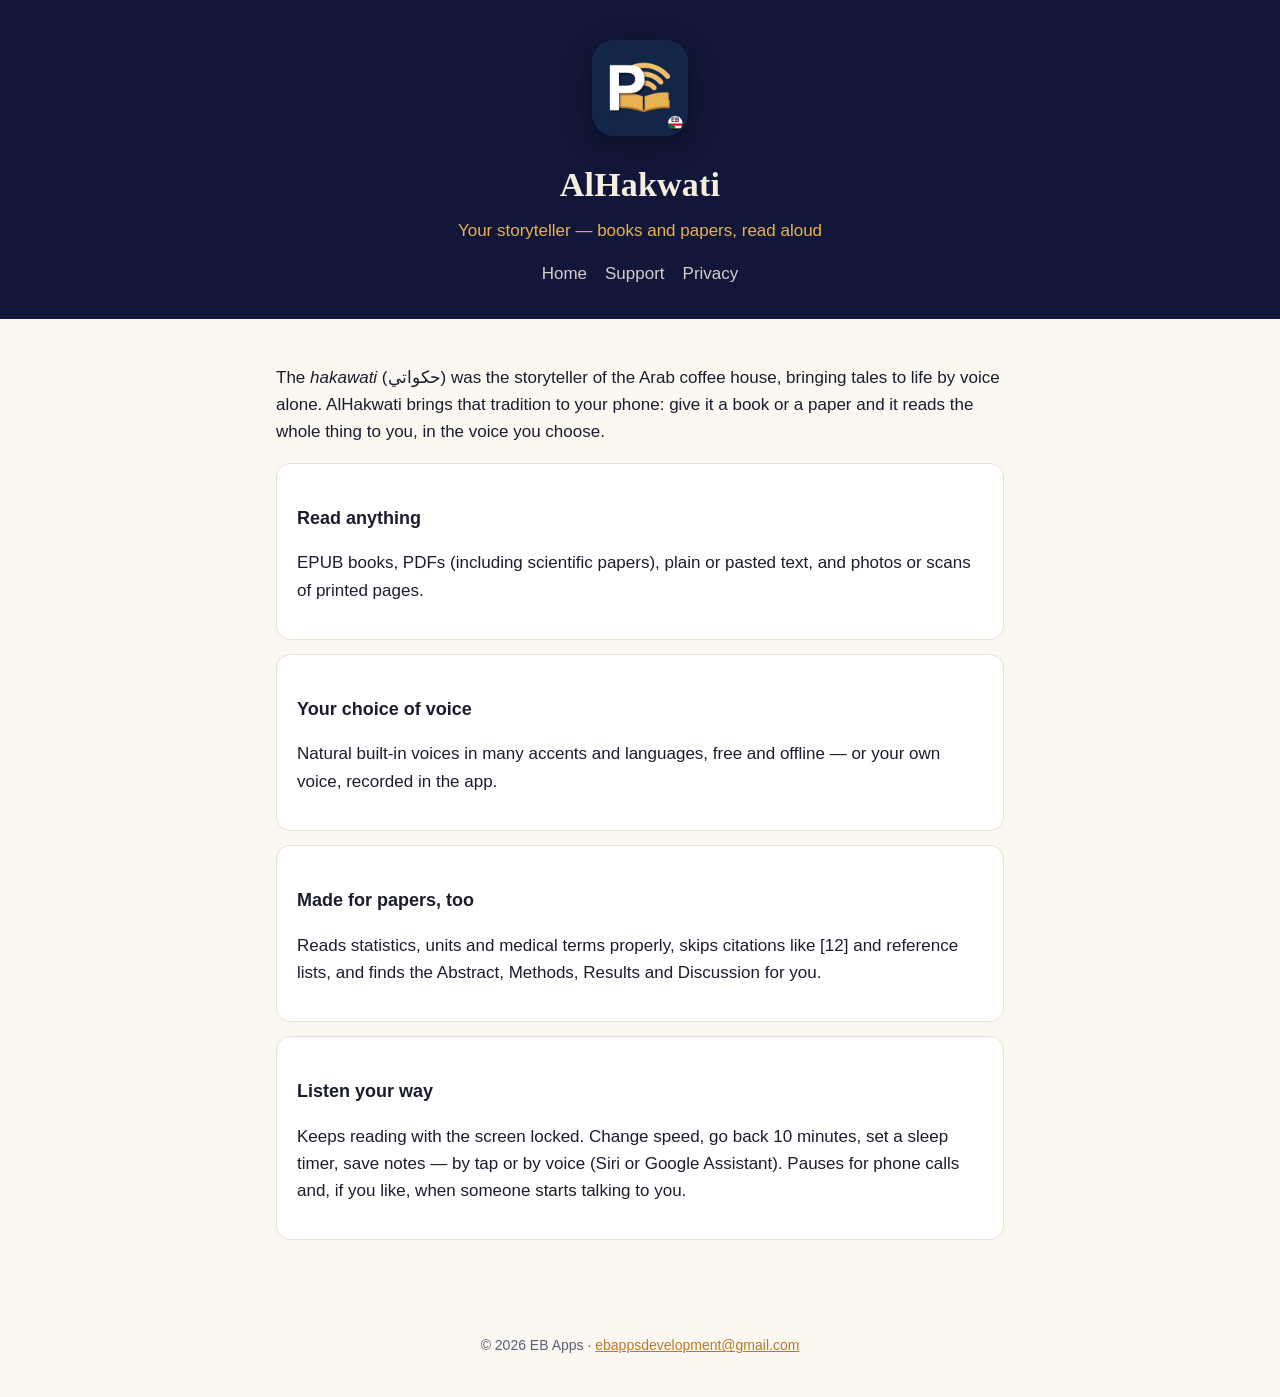
<file: index.html>
<!doctype html><html lang="en-GB"><head><meta charset="utf-8"><meta name="viewport" content="width=device-width,initial-scale=1"><link rel="stylesheet" href="style.css"><link rel="icon" href="icon.png"><title>AlHakwati – Book Reader</title><meta name="description" content="AlHakwati reads your books and papers aloud, in a voice you choose."></head><body>
<header><img src="icon.png" alt="AlHakwati icon"><h1>AlHakwati</h1><p>Your storyteller — books and papers, read aloud</p><nav><a href="index.html">Home</a><a href="support.html">Support</a><a href="privacy.html">Privacy</a></nav></header>
<main>
<p>The <em>hakawati</em> (حكواتي) was the storyteller of the Arab coffee house, bringing tales to life by voice alone. AlHakwati brings that tradition to your phone: give it a book or a paper and it reads the whole thing to you, in the voice you choose.</p>
<div class="card"><h3>Read anything</h3><p>EPUB books, PDFs (including scientific papers), plain or pasted text, and photos or scans of printed pages.</p></div>
<div class="card"><h3>Your choice of voice</h3><p>Natural built-in voices in many accents and languages, free and offline — or your own voice, recorded in the app.</p></div>
<div class="card"><h3>Made for papers, too</h3><p>Reads statistics, units and medical terms properly, skips citations like [12] and reference lists, and finds the Abstract, Methods, Results and Discussion for you.</p></div>
<div class="card"><h3>Listen your way</h3><p>Keeps reading with the screen locked. Change speed, go back 10 minutes, set a sleep timer, save notes — by tap or by voice (Siri or Google Assistant). Pauses for phone calls and, if you like, when someone starts talking to you.</p></div>
</main><footer>© 2026 EB Apps · <a href="mailto:ebappsdevelopment@gmail.com">ebappsdevelopment@gmail.com</a></footer></body></html>
</file>
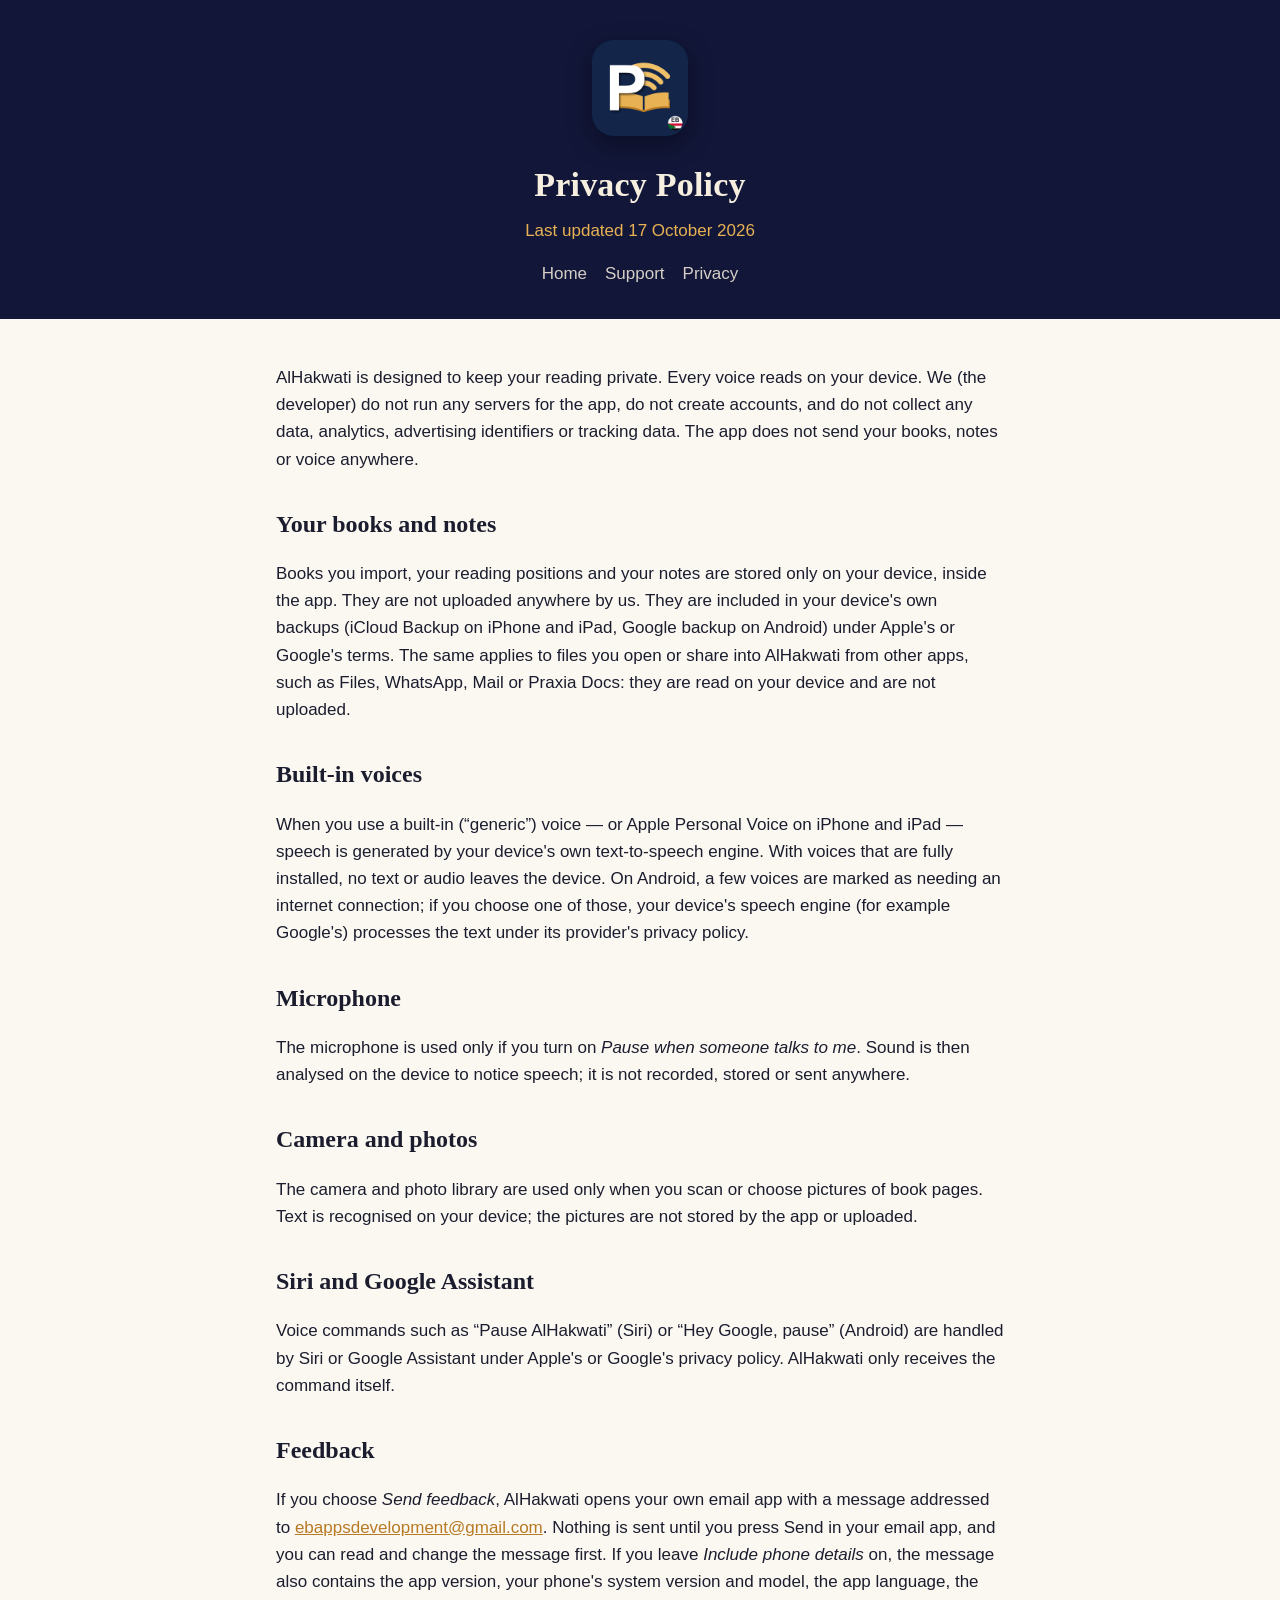
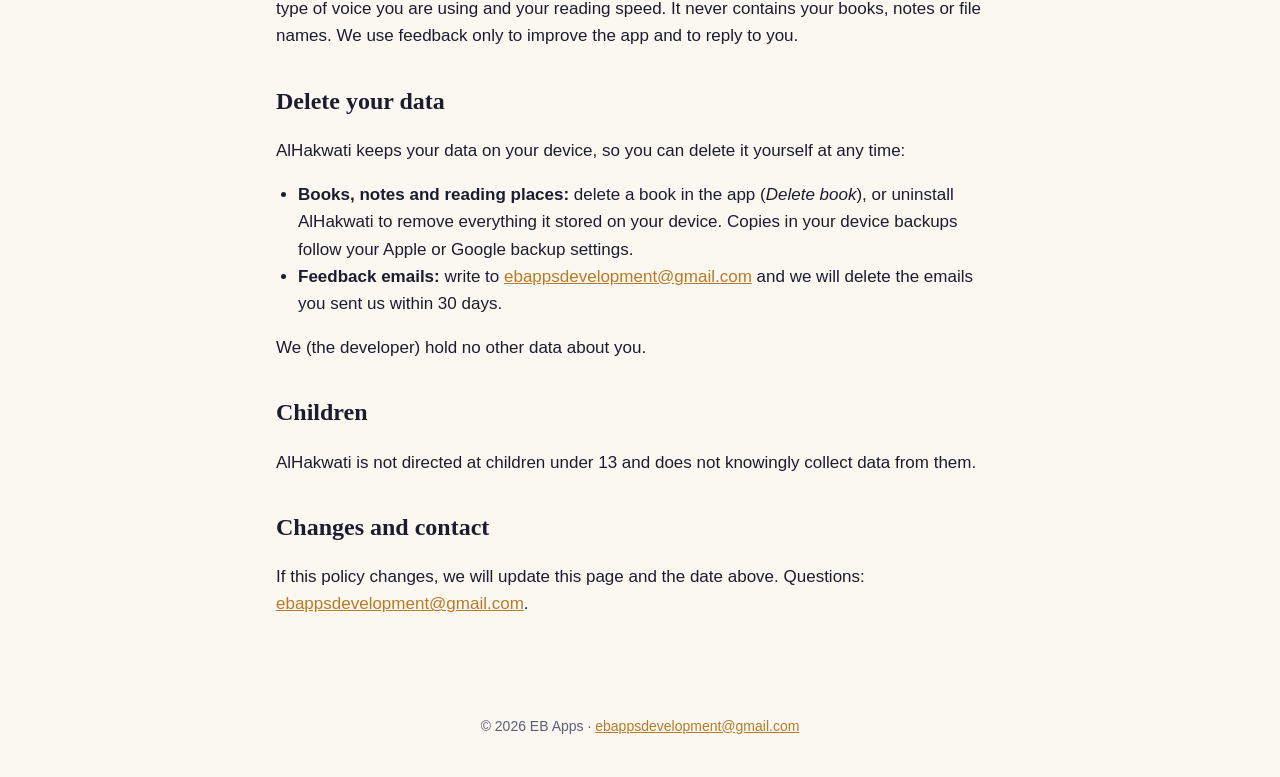
<file: privacy.html>
<!doctype html><html lang="en-GB"><head><meta charset="utf-8"><meta name="viewport" content="width=device-width,initial-scale=1"><link rel="stylesheet" href="style.css"><link rel="icon" href="icon.png"><title>AlHakwati – Privacy Policy</title></head><body>
<header><img src="icon.png" alt=""><h1>Privacy Policy</h1><p>Last updated 17 October 2026</p><nav><a href="index.html">Home</a><a href="support.html">Support</a><a href="privacy.html">Privacy</a></nav></header>
<main>
<p>AlHakwati is designed to keep your reading private. Every voice reads on your device. We (the developer) do not run any servers for the app, do not create accounts, and do not collect any data, analytics, advertising identifiers or tracking data. The app does not send your books, notes or voice anywhere.</p>
<h2>Your books and notes</h2>
<p>Books you import, your reading positions and your notes are stored only on your device, inside the app. They are not uploaded anywhere by us. They are included in your device's own backups (iCloud Backup on iPhone and iPad, Google backup on Android) under Apple's or Google's terms. The same applies to files you open or share into AlHakwati from other apps, such as Files, WhatsApp, Mail or Praxia Docs: they are read on your device and are not uploaded.</p>
<h2>Built-in voices</h2>
<p>When you use a built-in (“generic”) voice — or Apple Personal Voice on iPhone and iPad — speech is generated by your device's own text-to-speech engine. With voices that are fully installed, no text or audio leaves the device. On Android, a few voices are marked as needing an internet connection; if you choose one of those, your device's speech engine (for example Google's) processes the text under its provider's privacy policy.</p>
<h2>Microphone</h2>
<p>The microphone is used only if you turn on <em>Pause when someone talks to me</em>. Sound is then analysed on the device to notice speech; it is not recorded, stored or sent anywhere.</p>
<h2>Camera and photos</h2>
<p>The camera and photo library are used only when you scan or choose pictures of book pages. Text is recognised on your device; the pictures are not stored by the app or uploaded.</p>
<h2>Siri and Google Assistant</h2>
<p>Voice commands such as “Pause AlHakwati” (Siri) or “Hey Google, pause” (Android) are handled by Siri or Google Assistant under Apple's or Google's privacy policy. AlHakwati only receives the command itself.</p>
<h2>Feedback</h2>
<p>If you choose <em>Send feedback</em>, AlHakwati opens your own email app with a message addressed to <a href="mailto:ebappsdevelopment@gmail.com">ebappsdevelopment@gmail.com</a>. Nothing is sent until you press Send in your email app, and you can read and change the message first. If you leave <em>Include phone details</em> on, the message also contains the app version, your phone's system version and model, the app language, the type of voice you are using and your reading speed. It never contains your books, notes or file names. We use feedback only to improve the app and to reply to you.</p>
<h2 id="delete-your-data">Delete your data</h2>
<p>AlHakwati keeps your data on your device, so you can delete it yourself at any time:</p>
<ul>
<li><strong>Books, notes and reading places:</strong> delete a book in the app (<em>Delete book</em>), or uninstall AlHakwati to remove everything it stored on your device. Copies in your device backups follow your Apple or Google backup settings.</li>
<li><strong>Feedback emails:</strong> write to <a href="mailto:ebappsdevelopment@gmail.com">ebappsdevelopment@gmail.com</a> and we will delete the emails you sent us within 30 days.</li>
</ul>
<p>We (the developer) hold no other data about you.</p>
<h2>Children</h2>
<p>AlHakwati is not directed at children under 13 and does not knowingly collect data from them.</p>
<h2>Changes and contact</h2>
<p>If this policy changes, we will update this page and the date above. Questions: <a href="mailto:ebappsdevelopment@gmail.com">ebappsdevelopment@gmail.com</a>.</p>
</main><footer>© 2026 EB Apps · <a href="mailto:ebappsdevelopment@gmail.com">ebappsdevelopment@gmail.com</a></footer></body></html>
</file>
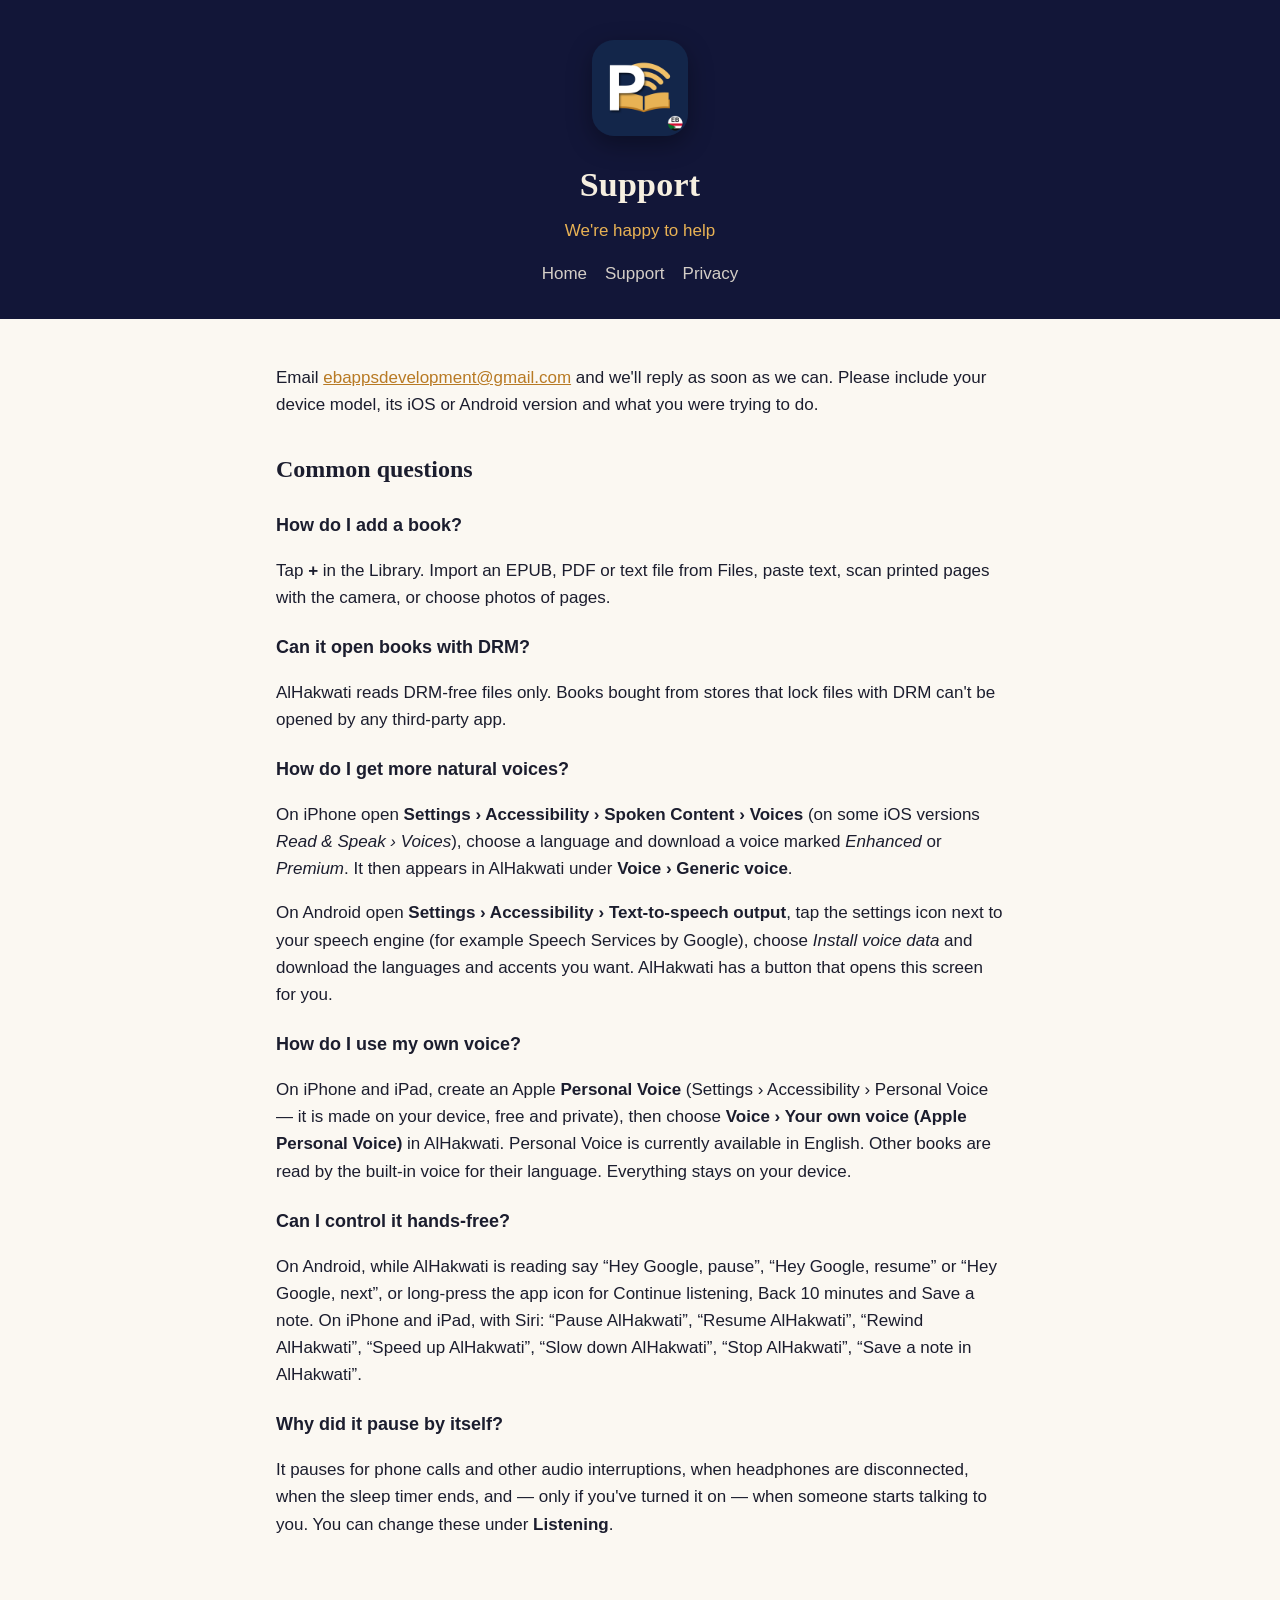
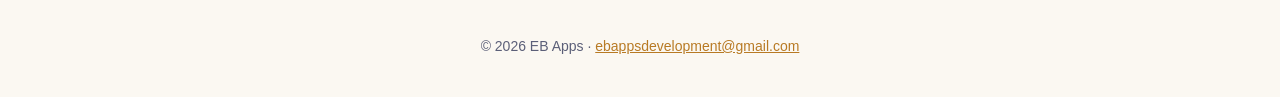
<file: support.html>
<!doctype html><html lang="en-GB"><head><meta charset="utf-8"><meta name="viewport" content="width=device-width,initial-scale=1"><link rel="stylesheet" href="style.css"><link rel="icon" href="icon.png"><title>AlHakwati – Support</title></head><body>
<header><img src="icon.png" alt=""><h1>Support</h1><p>We're happy to help</p><nav><a href="index.html">Home</a><a href="support.html">Support</a><a href="privacy.html">Privacy</a></nav></header>
<main>
<p>Email <a href="mailto:ebappsdevelopment@gmail.com">ebappsdevelopment@gmail.com</a> and we'll reply as soon as we can. Please include your device model, its iOS or Android version and what you were trying to do.</p>
<h2>Common questions</h2>
<h3>How do I add a book?</h3><p>Tap <strong>+</strong> in the Library. Import an EPUB, PDF or text file from Files, paste text, scan printed pages with the camera, or choose photos of pages.</p>
<h3>Can it open books with DRM?</h3><p>AlHakwati reads DRM-free files only. Books bought from stores that lock files with DRM can't be opened by any third-party app.</p>
<h3>How do I get more natural voices?</h3><p>On iPhone open <strong>Settings › Accessibility › Spoken Content › Voices</strong> (on some iOS versions <em>Read &amp; Speak › Voices</em>), choose a language and download a voice marked <em>Enhanced</em> or <em>Premium</em>. It then appears in AlHakwati under <strong>Voice › Generic voice</strong>.</p><p>On Android open <strong>Settings › Accessibility › Text-to-speech output</strong>, tap the settings icon next to your speech engine (for example Speech Services by Google), choose <em>Install voice data</em> and download the languages and accents you want. AlHakwati has a button that opens this screen for you.</p>
<h3>How do I use my own voice?</h3><p>On iPhone and iPad, create an Apple <strong>Personal Voice</strong> (Settings › Accessibility › Personal Voice — it is made on your device, free and private), then choose <strong>Voice › Your own voice (Apple Personal Voice)</strong> in AlHakwati. Personal Voice is currently available in English. Other books are read by the built-in voice for their language. Everything stays on your device.</p>
<h3>Can I control it hands-free?</h3><p>On Android, while AlHakwati is reading say “Hey Google, pause”, “Hey Google, resume” or “Hey Google, next”, or long-press the app icon for Continue listening, Back 10 minutes and Save a note. On iPhone and iPad, with Siri: “Pause AlHakwati”, “Resume AlHakwati”, “Rewind AlHakwati”, “Speed up AlHakwati”, “Slow down AlHakwati”, “Stop AlHakwati”, “Save a note in AlHakwati”.</p>
<h3>Why did it pause by itself?</h3><p>It pauses for phone calls and other audio interruptions, when headphones are disconnected, when the sleep timer ends, and — only if you've turned it on — when someone starts talking to you. You can change these under <strong>Listening</strong>.</p>
</main><footer>© 2026 EB Apps · <a href="mailto:ebappsdevelopment@gmail.com">ebappsdevelopment@gmail.com</a></footer></body></html>
</file>
<file: style.css>
:root{--ink:#1b1d2e;--muted:#5b5f78;--bg:#fbf8f2;--card:#fff;--gold:#b87a24;--night:#121638;--line:#e8e2d6}
@media (prefers-color-scheme:dark){:root{--ink:#eceaf4;--muted:#a9abc2;--bg:#0d1029;--card:#151a3d;--gold:#e8b254;--line:#262c55}}
*{box-sizing:border-box}
body{margin:0;background:var(--bg);color:var(--ink);font:17px/1.6 -apple-system,BlinkMacSystemFont,"Segoe UI",Helvetica,Arial,sans-serif}
header{background:var(--night);color:#f6efe0;padding:40px 16px 32px;text-align:center}
header img{width:96px;height:96px;border-radius:22px;box-shadow:0 8px 24px rgba(0,0,0,.35)}
header h1{font-family:"New York",Georgia,"Times New Roman",serif;font-weight:600;font-size:34px;margin:14px 0 4px;letter-spacing:.2px}
header p{margin:0;color:#e8b254}
nav{display:flex;gap:18px;justify-content:center;margin-top:16px}
nav a{color:#f6efe0;text-decoration:none;opacity:.85}
nav a:hover{opacity:1;text-decoration:underline}
main{max-width:760px;margin:0 auto;padding:28px 16px 56px}
h2{font-family:"New York",Georgia,serif;font-weight:600;font-size:24px;margin:32px 0 8px}
h3{font-size:18px;margin:22px 0 4px}
a{color:var(--gold)}
.card{background:var(--card);border:1px solid var(--line);border-radius:14px;padding:18px 20px;margin:14px 0}
.muted{color:var(--muted);font-size:15px}
ul{padding-left:22px}
footer{text-align:center;color:var(--muted);font-size:14px;padding:24px 16px 40px}
</file>
